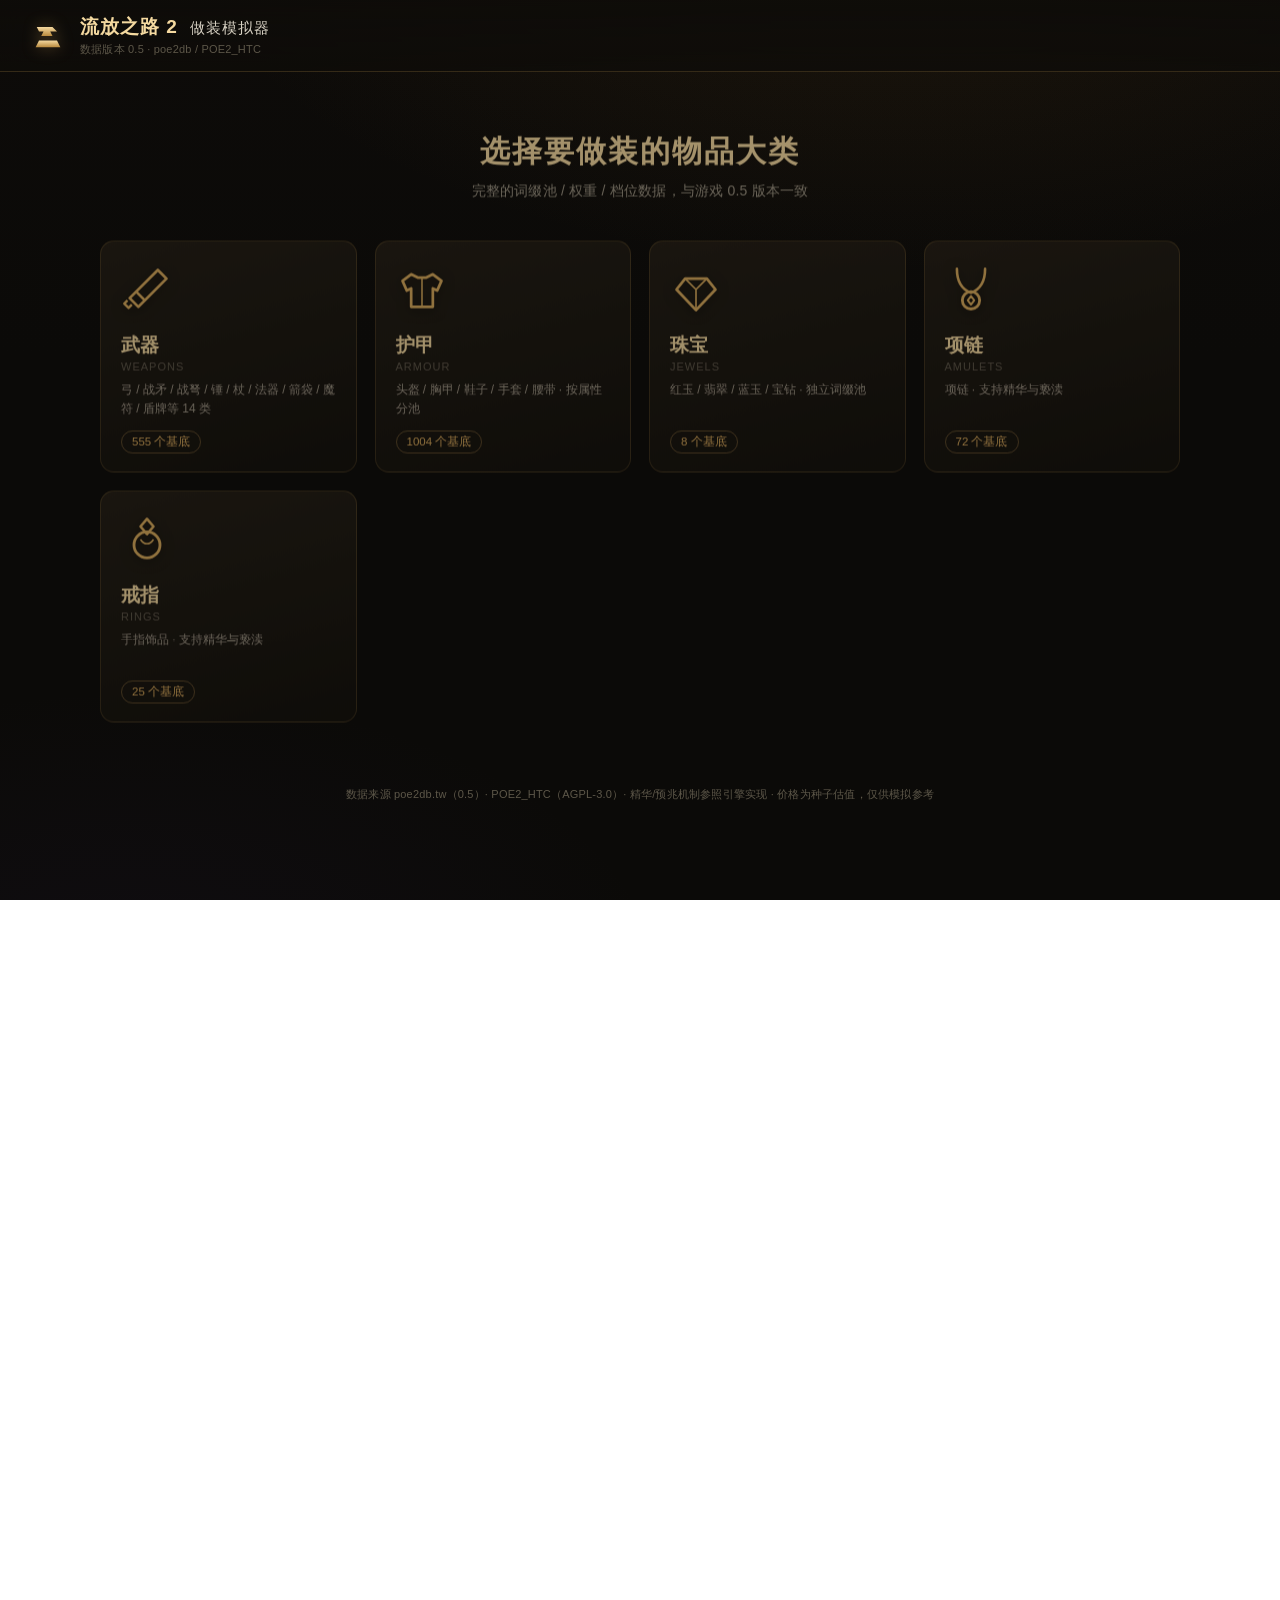
<file: index.html>
<!DOCTYPE html>
<html lang="zh-CN">
<head>
<meta charset="UTF-8">
<meta http-equiv="refresh" content="0; url=app/index.html">
<title>POE2 做装模拟器</title>
</head>
<body>
<p>正在进入 <a href="app/index.html">POE2 做装模拟器</a>……</p>
</body>
</html>
</file>
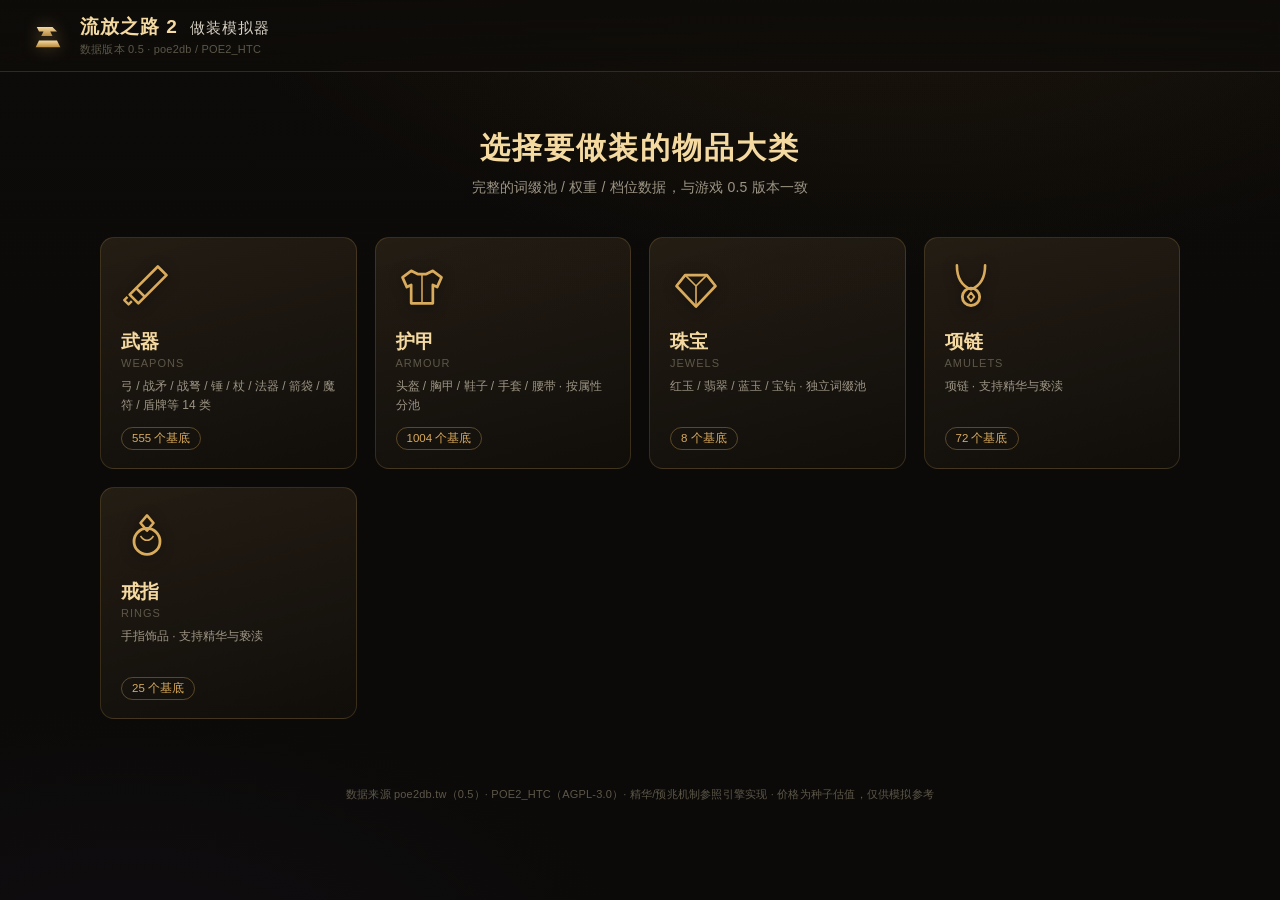
<file: app/index.html>
<!DOCTYPE html>
<html lang="zh-CN">
<head>
<meta charset="UTF-8">
<meta name="viewport" content="width=device-width, initial-scale=1.0">
<title>流放之路2 · 做装模拟器</title>
<link rel="stylesheet" href="style.css">
</head>
<body>

<!-- ═══════════ 顶栏 ═══════════ -->
<header id="topbar">
  <div class="brand">
    <svg class="brand-mark" viewBox="0 0 32 32"><use href="#i-anvil"/></svg>
    <div>
      <h1>流放之路 2 <span>做装模拟器</span></h1>
      <p class="patch">数据版本 0.5 · poe2db / POE2_HTC</p>
    </div>
  </div>
  <div id="topbar-status" class="topbar-status"></div>
</header>

<main>

<!-- ═══════════ 第零步：选择大类 ═══════════ -->
<section id="screen-category" class="screen active">
  <div class="hero">
    <h2>选择要做装的物品大类</h2>
    <p>完整的词缀池 / 权重 / 档位数据，与游戏 0.5 版本一致</p>
  </div>
  <div id="category-grid" class="class-grid"></div>
</section>

<!-- ═══════════ 第一步：选择类型（武器/防具部位/珠宝类型） ═══════════ -->
<section id="screen-class" class="screen">
  <div class="step-head">
    <button class="btn ghost back" id="btn-back-category">‹ 返回分类</button>
    <h2 id="class-title">选择类型</h2>
  </div>
  <div id="class-grid" class="class-grid"></div>
</section>

<!-- ═══════════ 第二步：选择基底 ═══════════ -->
<section id="screen-base" class="screen">
  <div class="step-head">
    <button class="btn ghost back" id="btn-back-base">‹ 换类型</button>
    <h2 id="base-title">选择基底</h2>
    <div class="base-tools">
      <input id="base-search" type="text" placeholder="搜索基底（中/英文）…">
      <select id="base-sort">
        <option value="level">按等级</option>
        <option value="dps">按基础 DPS</option>
        <option value="def">按防御总值</option>
        <option value="aps">按攻速</option>
        <option value="crit">按暴击</option>
      </select>
    </div>
  </div>
  <div id="attr-filter" class="attr-filter"></div>
  <div id="base-grid" class="base-grid"></div>
</section>

<!-- ═══════════ 第三步：做装台 ═══════════ -->
<section id="screen-craft" class="screen">
  <div class="step-head">
    <button class="btn ghost back" data-nav="screen-base">‹ 换基底</button>
    <div class="craft-title">
      <h2 id="craft-title">做装台</h2>
      <div class="ilvl-box">
        <label>物品等级</label>
        <input id="ilvl-input" type="number" min="1" max="86" value="75">
        <button id="ilvl-82" class="mini" title="T17 副本掉落等级">82</button>
        <button id="ilvl-max" class="mini" title="最高 86">86</button>
      </div>
    </div>
    <div class="cost-box" title="本次做装实际消耗的通货统计">
      <span class="cost-label">已用 <b id="usage-steps">0</b> 步</span>
      <div id="usage-list" class="usage-list"></div>
    </div>
  </div>

  <div class="craft-layout">
    <!-- 左：通货（8 分类标签） -->
    <aside class="panel currency-panel">
      <div class="panel-title">做装通货</div>
      <div class="cat-tabs" id="cat-tabs">
        <button data-cat="currency" class="on">通货</button>
        <button data-cat="essence">精华</button>
        <button data-cat="alloy">合金</button>
        <button data-cat="anoint">涂油</button>
        <button data-cat="rune">符文</button>
        <button data-cat="omen">预兆</button>
        <button data-cat="abyss">深渊</button>
        <button data-cat="breach">裂隙</button>
      </div>

      <!-- 通货 -->
      <div class="cat-pane" id="cat-currency">
        <div class="tier-switch" id="tier-switch">
          <button data-tier="base" class="on">普通</button>
          <button data-tier="greater" title="只 roll 词缀档位需求 ≥35 的高档位">高级</button>
          <button data-tier="perfect" title="只 roll 词缀档位需求 ≥50 的最高档位">完美</button>
        </div>
        <div id="currency-list"></div>
        <div class="q-box" id="q-box">
          <div class="omen-head">品质 · 催化剂 <span class="hint" id="q-cur"></span></div>
          <div id="q-body"></div>
        </div>
      </div>

      <!-- 精华 -->
      <div class="cat-pane hidden" id="cat-essence">
        <div id="essence-list"></div>
      </div>

      <!-- 合金 -->
      <div class="cat-pane hidden" id="cat-alloy">
        <p class="cat-hint">稀有物品：移除一条随机词缀，附加该合金的保证词缀（0.5 维里西姆残迹产出）</p>
        <div id="alloy-list"></div>
      </div>

      <!-- 涂油 -->
      <div class="cat-pane hidden" id="cat-anoint">
        <p class="cat-hint">液体情感两种用法：<b>项链</b>在枯萎之树用 3 种组合注入专精天赋；<b>稀有珠宝</b>单种直接附加保证词缀（如强效轻蔑 = +1 允许前缀/后缀）</p>
        <div id="anoint-current"></div>
        <div class="q-box" id="liquid-box">
          <div class="omen-head">谵妄 · 蒸馏情感（稀有珠宝） <span class="hint" id="liquid-cur"></span></div>
          <div id="liquid-body"></div>
        </div>
        <div class="an-game" id="an-game">
          <div class="an-head">组合油槽（项链） <span class="hint">按顺序点击下方情感填入 第 1 → 2 → 3 格，填满后显示对应专精（组合不存在则不显示）</span></div>
          <div id="an-slots" class="an-slots"></div>
          <div id="an-tray" class="an-tray"></div>
          <div id="an-result"></div>
        </div>
        <div class="an-browse-head" id="an-browse-head">浏览全部配方（874）</div>
        <input id="anoint-search" type="text" placeholder="搜索专精天赋（中/英文）…">
        <div id="anoint-list" class="anoint-list"></div>
        <div id="anoint-more"></div>
      </div>

      <!-- 符文 -->
      <div class="cat-pane hidden" id="cat-rune">
        <div class="q-box" id="rune-box">
          <div class="omen-head">符文镶嵌 <span class="hint" id="rune-cur"></span></div>
          <div id="rune-list" class="omen-list"></div>
        </div>
      </div>

      <!-- 预兆 -->
      <div class="cat-pane hidden" id="cat-omen">
        <p class="cat-hint">按所用通货分组 · 可多选叠加 · 同组互斥 · 再点取消</p>
        <div id="omen-group-list"></div>
      </div>

      <!-- 深渊 -->
      <div class="cat-pane hidden" id="cat-abyss">
        <div id="abyss-list"></div>
        <div class="bone-box" id="bone-box">
          <div class="omen-head">渎灵骨档位 <span class="hint">（按部位自动命名：颚骨/肋骨/锁骨）</span></div>
          <div id="bone-list" class="omen-list"></div>
        </div>
      </div>

      <!-- 裂隙 -->
      <div class="cat-pane hidden" id="cat-breach">
        <div id="breach-list"></div>
      </div>
    </aside>

    <!-- 中：物品卡片 -->
    <div class="panel item-panel">
      <!-- 操作按钮固定在卡片上方，不随卡片高度变化而移动 -->
      <div class="item-actions fixed-top">
        <button id="btn-apply" class="btn primary" disabled title="先在左侧点选通货，再点这里使用">✓ 使用通货</button>
        <button id="btn-undo" class="btn">↶ 撤销</button>
        <button id="btn-edit" class="btn" title="手动添加/编辑词缀 —— 导入买来的物品继续做装">✎ 编辑词缀</button>
        <button id="btn-share" class="btn" title="复制分享链接 —— 别人打开即可复现当前物品状态">🔗 分享</button>
        <button id="btn-reset" class="btn danger">重置物品</button>
      </div>
      <div id="item-card-wrap">
        <div id="item-card" class="item-card rarity-normal"></div>
      </div>
      <div class="panel-title" style="margin-top:14px">做装目标 <span class="hint" id="target-hint"></span></div>
      <div class="target-box">
        <input id="target-input" type="text" placeholder="输入词缀关键词，回车加入目标（如：生命 / 抗性 / 攻速）…">
        <div id="target-suggest" class="target-suggest"></div>
        <div id="target-chips" class="target-chips"></div>
      </div>
      <div class="panel-title" style="margin-top:14px">做装日志</div>
      <div id="craft-log" class="craft-log"></div>
    </div>

    <!-- 右：概率 -->
    <aside class="panel prob-panel">
      <div class="panel-title">结果预测 <span class="hint" id="prob-sub"></span></div>
      <div id="prob-list" class="prob-list"></div>
    </aside>
  </div>
</section>

</main>

<footer>
  <p>数据来源 poe2db.tw（0.5）· POE2_HTC（AGPL-3.0）· 精华/预兆机制参照引擎实现 · 价格为种子估值，仅供模拟参考</p>
</footer>

<!-- 预示结果弹窗 -->
<div id="foresee-modal" class="modal hidden">
  <div class="modal-card foresee-card">
    <div class="modal-head">
      <h3 id="foresee-title"></h3>
      <button class="modal-close" id="fv-x">✕</button>
    </div>
    <div id="foresee-body" class="foresee-body"></div>
    <div class="foresee-actions">
      <button id="fv-apply" class="btn primary">✓ 应用结果</button>
      <button id="fv-cancel" class="btn danger">✕ 放弃（不消耗）</button>
    </div>
  </div>
</div>

<!-- 精华选择弹窗 -->
<div id="essence-modal" class="modal hidden">
  <div class="modal-card">
    <div class="modal-head">
      <h3>选择精华</h3>
      <button class="modal-close" id="essence-close">✕</button>
    </div>
    <div id="essence-grid" class="essence-grid"></div>
  </div>
</div>

<!-- 深渊揭示弹窗 -->
<div id="desecrate-modal" class="modal hidden">
  <div class="modal-card">
    <div class="modal-head">
      <h3 id="desecrate-title">深渊揭示</h3>
      <button class="modal-close" id="desecrate-close">✕</button>
    </div>
    <p class="desecrate-hint" id="desecrate-hint">从候选深渊词缀中选择一条加入装备</p>
    <div id="desecrate-grid" class="essence-grid"></div>
  </div>
</div>

<!-- 蒸馏情感弹窗（谵妄 · 稀有珠宝） -->
<div id="liquid-modal" class="modal hidden">
  <div class="modal-card">
    <div class="modal-head">
      <h3 id="liquid-title">蒸馏情感 · 保证工艺词缀</h3>
      <button class="modal-close" id="liquid-close">✕</button>
    </div>
    <p class="desecrate-hint" id="liquid-hint"></p>
    <div id="liquid-grid" class="essence-grid"></div>
  </div>
</div>

<!-- 手动编辑词缀弹窗（导入物品） -->
<div id="edit-modal" class="modal hidden">
  <div class="modal-card edit-card">
    <div class="modal-head">
      <h3>✎ 编辑词缀 <span class="hint">手动导入买来的物品，继续做装</span></h3>
      <button class="modal-close" id="edit-close">✕</button>
    </div>
    <div id="edit-body" class="edit-body"></div>
  </div>
</div>

<div id="toast" class="toast hidden"></div>

<!-- SVG 图标库 -->
<svg width="0" height="0" style="position:absolute">
  <defs>
    <linearGradient id="g-gold" x1="0" y1="0" x2="0" y2="1">
      <stop offset="0" stop-color="#f4d9a0"/><stop offset="1" stop-color="#b98a3e"/>
    </linearGradient>
  </defs>
  <!-- 锤与砧（品牌） -->
  <symbol id="i-anvil" viewBox="0 0 32 32">
    <path fill="url(#g-gold)" d="M6 8h14l4 4h-6l2 4H10l2-4H8z"/>
    <path fill="url(#g-gold)" d="M8 20h16l3 6H5z"/>
  </symbol>
  <!-- 武器类图标 -->
  <symbol id="ic-bow" viewBox="0 0 48 48">
    <path d="M12 6c14 4 22 12 26 26" fill="none" stroke="currentColor" stroke-width="2.6" stroke-linecap="round"/>
    <path d="M12 6l26 26" stroke="currentColor" stroke-width="1.4" stroke-dasharray="3 3"/>
    <path d="M38 6C24 10 16 18 12 32" fill="none" stroke="currentColor" stroke-width="2.6" stroke-linecap="round"/>
    <path d="M38 6L12 32" stroke="currentColor" stroke-width="1.4" stroke-dasharray="3 3"/>
    <path d="M8 40l6-6M4 44l4-4" stroke="currentColor" stroke-width="2.4" stroke-linecap="round"/>
  </symbol>
  <symbol id="ic-spear" viewBox="0 0 48 48">
    <path d="M40 8L14 34" stroke="currentColor" stroke-width="2.6" stroke-linecap="round"/>
    <path d="M40 8l-2 10-8-8z" fill="currentColor"/>
    <path d="M12 32l4 4-8 8-4-4z" fill="none" stroke="currentColor" stroke-width="2"/>
    <path d="M18 26l4 4" stroke="currentColor" stroke-width="2" stroke-linecap="round"/>
  </symbol>
  <symbol id="ic-crossbow" viewBox="0 0 48 48">
    <path d="M10 14h28M10 34h28" stroke="currentColor" stroke-width="2.6" stroke-linecap="round"/>
    <path d="M38 10L24 24 10 10M38 38L24 24 10 38" fill="none" stroke="currentColor" stroke-width="2"/>
    <rect x="21" y="14" width="6" height="20" rx="2" fill="none" stroke="currentColor" stroke-width="2.4"/>
    <path d="M24 24h12" stroke="currentColor" stroke-width="1.6" stroke-dasharray="2.5 2.5"/>
  </symbol>
  <symbol id="ic-quarterstaff" viewBox="0 0 48 48">
    <path d="M24 4v40" stroke="currentColor" stroke-width="2.8" stroke-linecap="round"/>
    <circle cx="24" cy="10" r="3" fill="none" stroke="currentColor" stroke-width="2"/>
    <circle cx="24" cy="38" r="3" fill="none" stroke="currentColor" stroke-width="2"/>
    <path d="M18 20l12 8M30 20l-12 8" stroke="currentColor" stroke-width="1.6" stroke-linecap="round"/>
  </symbol>
  <symbol id="ic-staff" viewBox="0 0 48 48">
    <path d="M18 44L34 12" stroke="currentColor" stroke-width="2.6" stroke-linecap="round"/>
    <circle cx="36" cy="9" r="5" fill="none" stroke="currentColor" stroke-width="2.2"/>
    <path d="M36 2v3M36 13v3M29 9h3M40 9h3" stroke="currentColor" stroke-width="1.8" stroke-linecap="round"/>
    <path d="M22 34l4 4" stroke="currentColor" stroke-width="1.8" stroke-linecap="round"/>
  </symbol>
  <symbol id="ic-wand" viewBox="0 0 48 48">
    <path d="M10 40L30 16" stroke="currentColor" stroke-width="2.6" stroke-linecap="round"/>
    <path d="M32 14l6-6M34 8l-2 2M38 12l2-2" stroke="currentColor" stroke-width="1.8" stroke-linecap="round"/>
    <path d="M33 7l1.5 3L38 11l-3 1.5L33 16l-1.5-3.5L28 11l3.5-1z" fill="currentColor"/>
  </symbol>
  <symbol id="ic-mace1h" viewBox="0 0 48 48">
    <path d="M24 44V20" stroke="currentColor" stroke-width="2.6" stroke-linecap="round"/>
    <circle cx="24" cy="12" r="8" fill="none" stroke="currentColor" stroke-width="2.6"/>
    <path d="M24 4v3M24 17v3M16 12h3M29 12h3M18 6l2 2M28 16l2 2M30 6l-2 2M20 16l-2 2" stroke="currentColor" stroke-width="1.8" stroke-linecap="round"/>
  </symbol>
  <symbol id="ic-mace2h" viewBox="0 0 48 48">
    <path d="M24 46V22" stroke="currentColor" stroke-width="3" stroke-linecap="round"/>
    <rect x="12" y="4" width="24" height="18" rx="4" fill="none" stroke="currentColor" stroke-width="2.6"/>
    <path d="M16 4v18M32 4v18M12 10h24M12 16h24" stroke="currentColor" stroke-width="1.4"/>
  </symbol>
  <symbol id="ic-sceptre" viewBox="0 0 48 48">
    <path d="M24 44V16" stroke="currentColor" stroke-width="2.6" stroke-linecap="round"/>
    <circle cx="24" cy="10" r="5" fill="none" stroke="currentColor" stroke-width="2.2"/>
    <path d="M24 2v2M17 10h2M29 10h2" stroke="currentColor" stroke-width="1.8" stroke-linecap="round"/>
    <path d="M20 22h8l-2 8h-4z" fill="none" stroke="currentColor" stroke-width="2"/>
  </symbol>
  <!-- 通货图标（球体） -->
  <symbol id="orb" viewBox="0 0 40 40">
    <circle cx="20" cy="20" r="15" fill="url(#orb-fill)" stroke="url(#g-gold)" stroke-width="1.6"/>
    <ellipse cx="15" cy="14" rx="5" ry="3" fill="#ffffff" opacity=".5" transform="rotate(-25 15 14)"/>
    <text x="20" y="25" text-anchor="middle" font-size="12" fill="#101010" font-weight="700" id="orb-glyph">◆</text>
  </symbol>
  <symbol id="ic-ring" viewBox="0 0 48 48">
    <circle cx="24" cy="29" r="12" fill="none" stroke="currentColor" stroke-width="2.6"/>
    <path d="M24 5l6 7-6 7-6-7z" fill="none" stroke="currentColor" stroke-width="2.4" stroke-linejoin="round"/>
    <path d="M18 24c2 3 4 4 6 4s4-1 6-4" fill="none" stroke="currentColor" stroke-width="1.4"/>
  </symbol>
  <symbol id="ic-amulet" viewBox="0 0 48 48">
    <path d="M11 5c0 13 5 19 13 22M37 5c0 13-5 19-13 22" fill="none" stroke="currentColor" stroke-width="2.4" stroke-linecap="round"/>
    <circle cx="24" cy="34" r="8" fill="none" stroke="currentColor" stroke-width="2.6"/>
    <path d="M24 30l3 4-3 4-3-4z" fill="none" stroke="currentColor" stroke-width="1.8" stroke-linejoin="round"/>
  </symbol>
  <symbol id="ic-jewel" viewBox="0 0 48 48">
    <path d="M14 14h20l8 10-18 19L6 24z" fill="none" stroke="currentColor" stroke-width="2.5" stroke-linejoin="round"/>
    <path d="M14 14l10 10 10-10M24 24v19M6 24l8-10 10 10 10-10 8 10" fill="none" stroke="currentColor" stroke-width="1.5" stroke-linejoin="round"/>
  </symbol>
  <symbol id="ic-helmet" viewBox="0 0 48 48">
    <path d="M8 32v-6c0-9 7-16 16-16s16 7 16 16v6" fill="none" stroke="currentColor" stroke-width="2.6" stroke-linecap="round"/>
    <path d="M8 32h32v6H8z" fill="none" stroke="currentColor" stroke-width="2.6" stroke-linejoin="round"/>
    <path d="M24 10v22M16 13c-2 5-2 12-2 19M32 13c2 5 2 12 2 19" fill="none" stroke="currentColor" stroke-width="1.4"/>
  </symbol>
  <symbol id="ic-chest" viewBox="0 0 48 48">
    <path d="M14 10l-8 6 4 9 4-2v17h20V23l4 2 4-9-8-6-6 3h-8z" fill="none" stroke="currentColor" stroke-width="2.5" stroke-linejoin="round"/>
    <path d="M24 13v27" stroke="currentColor" stroke-width="1.4"/>
  </symbol>
  <symbol id="ic-boots" viewBox="0 0 48 48">
    <path d="M16 6h10v16l12 8c2 1 4 3 4 6v4H10V6z" fill="none" stroke="currentColor" stroke-width="2.5" stroke-linejoin="round"/>
    <path d="M10 36h32" stroke="currentColor" stroke-width="2.2"/>
    <path d="M16 16h6" stroke="currentColor" stroke-width="1.6"/>
  </symbol>
  <symbol id="ic-gloves" viewBox="0 0 48 48">
    <path d="M17 22V10a3 3 0 016 0v8m0-12a3 3 0 016 0v12m0-8a3 3 0 016 0v14c0 9-5 16-12 16S11 39 11 30v-6a3 3 0 016 0" fill="none" stroke="currentColor" stroke-width="2.5" stroke-linejoin="round" stroke-linecap="round"/>
  </symbol>
  <symbol id="ic-weapon" viewBox="0 0 48 48">
    <path d="M34 6l8 8-20 20-8-8z" fill="none" stroke="currentColor" stroke-width="2.5" stroke-linejoin="round"/>
    <path d="M14 26l-6 6 8 8 6-6" fill="none" stroke="currentColor" stroke-width="2.5" stroke-linejoin="round"/>
    <path d="M6 34l-3 3 4 4 3-3" fill="none" stroke="currentColor" stroke-width="2.2" stroke-linejoin="round"/>
    <path d="M36 8l4 4" stroke="currentColor" stroke-width="1.6"/>
  </symbol>
  <symbol id="ic-shield" viewBox="0 0 48 48">
    <path d="M24 4l14 5v12c0 11-6 19-14 23-8-4-14-12-14-23V9z" fill="none" stroke="currentColor" stroke-width="2.5" stroke-linejoin="round"/>
    <path d="M24 10v26M18 14c-2 4-3 9-3 15M30 14c2 4 3 9 3 15" fill="none" stroke="currentColor" stroke-width="1.4"/>
  </symbol>
  <symbol id="ic-focus" viewBox="0 0 48 48">
    <circle cx="24" cy="24" r="14" fill="none" stroke="currentColor" stroke-width="2.5"/>
    <circle cx="24" cy="24" r="4" fill="currentColor" opacity=".55"/>
    <path d="M24 4v6M24 38v6M4 24h6M38 24h6M10 10l4 4M34 34l4 4M38 10l-4 4M14 34l-4 4" stroke="currentColor" stroke-width="2" stroke-linecap="round"/>
  </symbol>
  <symbol id="ic-quiver" viewBox="0 0 48 48">
    <path d="M20 6h8v28l-4 8-4-8z" fill="none" stroke="currentColor" stroke-width="2.5" stroke-linejoin="round"/>
    <path d="M12 18l8 6M36 18l-8 6M8 30l10 2M40 30l-10 2" fill="none" stroke="currentColor" stroke-width="1.8" stroke-linecap="round"/>
  </symbol>
  <symbol id="ic-belt" viewBox="0 0 48 48">
    <path d="M6 20h30a6 6 0 010 12H6z" fill="none" stroke="currentColor" stroke-width="2.5" stroke-linejoin="round"/>
    <path d="M14 20v12M22 20v12" stroke="currentColor" stroke-width="1.6"/>
    <rect x="34" y="17" width="9" height="14" rx="2" fill="none" stroke="currentColor" stroke-width="2.2"/>
    <path d="M38.5 21v6" stroke="currentColor" stroke-width="1.8" stroke-linecap="round"/>
  </symbol>
</svg>

<script src="data.js"></script>
<script src="augments.js"></script>
<script src="assets.js"></script>
<script src="i18n_mods.js"></script>
<script src="engine.js"></script>
<script src="stats.js"></script>
<script src="app.js"></script>
</body>
</html>
</file>
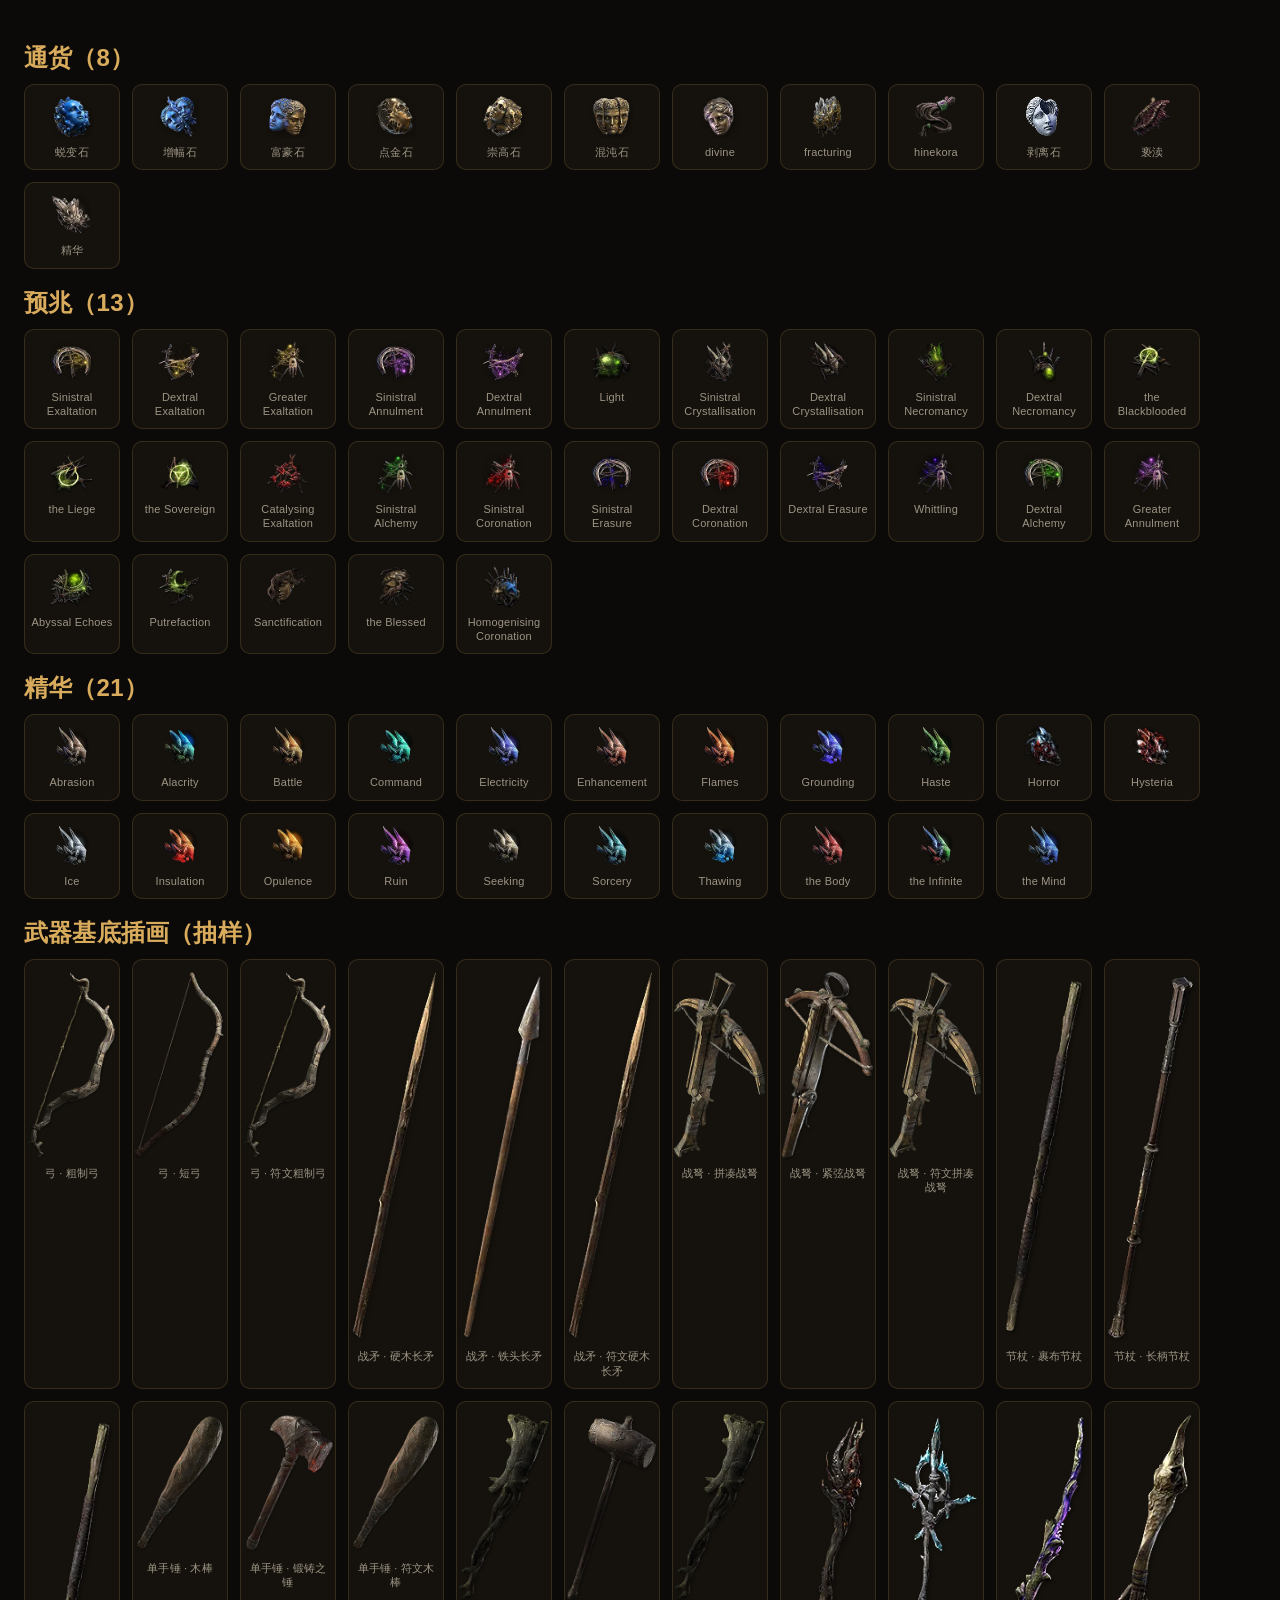
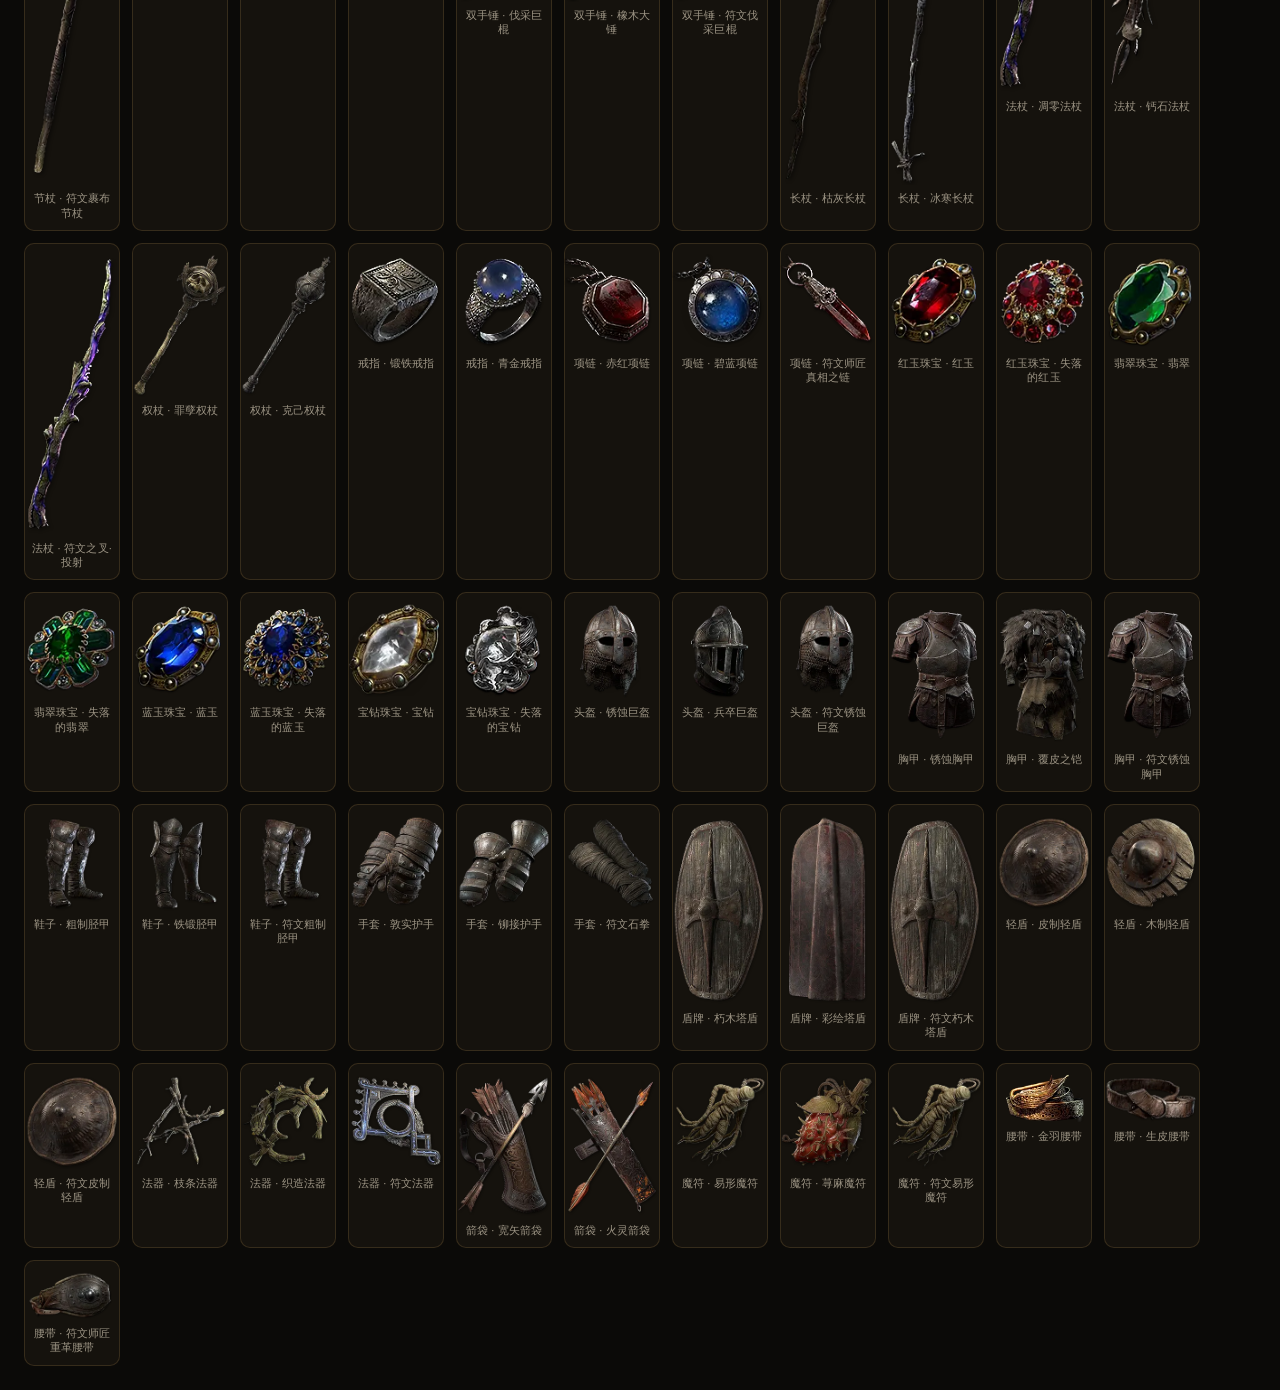
<file: app/_icons_preview.html>
<!DOCTYPE html>
<html lang="zh-CN">
<head><meta charset="UTF-8"><title>图标预览</title>
<link rel="stylesheet" href="style.css">
<style>
body { background: #0b0a08; color: #d8d2c4; padding: 24px; font-family: "Microsoft YaHei", sans-serif; }
h2 { color:#d9ab5c; margin: 18px 0 10px; }
.grid { display:flex; flex-wrap:wrap; gap:12px; }
.cell { display:flex; flex-direction:column; align-items:center; gap:6px; width:96px;
  background:rgba(24,20,15,.8); border:1px solid rgba(190,150,80,.2); border-radius:10px; padding:10px 6px; }
.cell img { width:44px; height:44px; }
.cell.wide img { width:96px; height:auto; }
.cell span { font-size:11px; color:#9c9484; text-align:center; line-height:1.3; }
</style>
</head>
<body>
<h2>通货（8）</h2><div class="grid" id="g-cur"></div>
<h2>预兆（13）</h2><div class="grid" id="g-omen"></div>
<h2>精华（21）</h2><div class="grid" id="g-ess"></div>
<h2>武器基底插画（抽样）</h2><div class="grid" id="g-wep"></div>
<script src="assets.js"></script>
<script src="i18n_mods.js"></script>
<script src="engine.js"></script>
<script src="stats.js"></script>
<script src="data.js"></script>
<script>
const A = window.POE2_ASSETS, D = window.POE2_DATA, E = window.POE2_ENGINE;
const ZH = { transmutation:"蜕变石", augmentation:"增幅石", regal:"富豪石", alchemy:"点金石", exalted:"崇高石", chaos:"混沌石", annulment:"剥离石", essence:"精华", desecrated:"亵渎" };
const cell = (src, label, wide) => `<div class="cell${wide?' wide':''}"><img src="${src}"><span>${label}</span></div>`;
document.getElementById('g-cur').innerHTML = Object.entries(A.currency).map(([k,v]) => cell(v, ZH[k]||k)).join('');
document.getElementById('g-omen').innerHTML = Object.entries(A.omens).map(([k,v]) => cell(v, k.replace(/^Omenof/,'').replace(/(?=[A-Z])/g,' '))).join('');
document.getElementById('g-ess').innerHTML = Object.entries(A.essences).map(([k,v]) => cell(v, k.replace(/_/g,' '))).join('');
// 每类武器抽 3 个
let wep = [];
for (const c of D.bases.classes) {
  for (const b of c.bases.filter(x => x.zh.indexOf('符文') < 0).slice(0,2)) {
    const p = A.weapons[c.id + '/' + b.id];
    if (p) wep.push(cell(p, c.zh + ' · ' + b.zh, true));
  }
  const rb = c.bases.find(x => x.zh.indexOf('符文') >= 0);
  const rp = rb && A.weapons[c.id + '/' + rb.id];
  if (rp) wep.push(cell(rp, c.zh + ' · ' + rb.zh, true));
}
document.getElementById('g-wep').innerHTML = wep.join('');
</script>
</body>
</html>
</file>
<file: app/style.css>
/* ═══════════════ 流放之路2 · 做装模拟器 ═══════════════ */
:root {
  --bg0: #0b0a08;
  --bg1: #14110d;
  --panel: rgba(24, 20, 15, .82);
  --panel-border: rgba(190, 150, 80, .22);
  --gold: #d9ab5c;
  --gold-hi: #f4d9a0;
  --text: #d8d2c4;
  --text-dim: #9c9484;
  --text-faint: #5d5749;
  --normal: #c8c8c8;
  --magic: #8f8fe8;
  --rare: #e8c35a;
  --prefix: #9a9af0;
  --suffix: #c8b06a;
  --danger: #d05c4a;
  --ok: #6fbf73;
  --shadow: 0 18px 50px rgba(0, 0, 0, .55);
}
* { margin: 0; padding: 0; box-sizing: border-box; }
html { scrollbar-color: #3a332a #16130f; }
body {
  font-family: "Segoe UI", "Microsoft YaHei UI", "Microsoft YaHei", "Noto Sans SC", sans-serif;
  background:
    radial-gradient(1200px 600px at 70% -10%, rgba(120, 85, 30, .16), transparent 60%),
    radial-gradient(900px 500px at 10% 110%, rgba(60, 40, 100, .10), transparent 60%),
    linear-gradient(180deg, #0d0b09, #0b0a08 40%);
  min-height: 100vh;
  color: var(--text);
  letter-spacing: .2px;
}
button { font-family: inherit; cursor: pointer; }
input, select { font-family: inherit; }

/* ─────────── 顶栏 ─────────── */
#topbar {
  position: sticky; top: 0; z-index: 50;
  display: flex; align-items: center; justify-content: space-between;
  padding: 14px 30px;
  background: linear-gradient(180deg, rgba(14, 12, 9, .95), rgba(14, 12, 9, .78));
  backdrop-filter: blur(10px);
  border-bottom: 1px solid var(--panel-border);
}
.brand { display: flex; gap: 14px; align-items: center; }
.brand-mark { width: 36px; height: 36px; filter: drop-shadow(0 0 8px rgba(217, 171, 92, .35)); }
.brand h1 { font-size: 19px; font-weight: 700; color: var(--gold-hi); letter-spacing: 1px; }
.brand h1 span { color: var(--text); font-weight: 400; font-size: 15px; margin-left: 6px; }
.brand .patch { font-size: 11px; color: var(--text-faint); margin-top: 2px; }
.topbar-status { display: flex; gap: 10px; align-items: center; font-size: 12.5px; color: var(--text-dim); }
.topbar-status .chip {
  padding: 5px 12px; border: 1px solid var(--panel-border); border-radius: 999px;
  background: rgba(0, 0, 0, .3);
}
.topbar-status .chip b { color: var(--gold); font-weight: 600; }

main { max-width: 1440px; margin: 0 auto; padding: 26px 30px 40px; }

/* ─────────── 屏幕切换 ─────────── */
.screen { display: none; animation: screenIn .35s ease; }
.screen.active { display: block; }
@keyframes screenIn { from { opacity: 0; transform: translateY(10px); } to { opacity: 1; transform: none; } }

/* ─────────── 第一步：武器类 ─────────── */
.hero { text-align: center; margin: 30px 0 40px; }
.hero h2 { font-size: 30px; color: var(--gold-hi); letter-spacing: 2px; }
.hero p { color: var(--text-dim); margin-top: 10px; font-size: 14px; }
.class-grid {
  display: grid; grid-template-columns: repeat(auto-fill, minmax(240px, 1fr)); gap: 18px;
  max-width: 1080px; margin: 0 auto;
}
.class-card {
  position: relative; text-align: left;
  padding: 22px 20px 18px;
  background: linear-gradient(165deg, rgba(38, 31, 22, .9), rgba(18, 15, 11, .92));
  border: 1px solid var(--panel-border); border-radius: 14px;
  color: var(--text); overflow: hidden;
  transition: transform .18s ease, border-color .18s ease, box-shadow .18s ease;
}
.class-card::after {
  content: ""; position: absolute; inset: 0;
  background: radial-gradient(400px 120px at 50% -40px, rgba(217, 171, 92, .16), transparent 70%);
  opacity: 0; transition: opacity .25s ease;
}
.class-card:hover { transform: translateY(-4px); border-color: rgba(217, 171, 92, .55); box-shadow: var(--shadow); }
.class-card:hover::after { opacity: 1; }
.class-card .cc-icon {
  width: 52px; height: 52px; color: var(--gold); margin-bottom: 14px;
  filter: drop-shadow(0 2px 6px rgba(0,0,0,.5));
}
.class-card h3 { font-size: 19px; color: var(--gold-hi); }
.class-card .en { font-size: 11px; color: var(--text-faint); margin: 2px 0 8px; letter-spacing: 1px; }
.class-card .desc { font-size: 12px; color: var(--text-dim); line-height: 1.6; min-height: 38px; }
.class-card .count {
  margin-top: 12px; display: inline-block;
  font-size: 11.5px; color: var(--gold);
  border: 1px solid rgba(217, 171, 92, .35); border-radius: 999px; padding: 3px 10px;
}

/* ─────────── 通用步骤头 ─────────── */
.step-head {
  display: flex; align-items: center; gap: 18px; flex-wrap: wrap;
  margin-bottom: 20px;
}
.step-head h2 { font-size: 22px; color: var(--gold-hi); letter-spacing: 1px; }
.btn {
  padding: 8px 16px; border-radius: 9px;
  background: linear-gradient(180deg, #2c251a, #201a12);
  border: 1px solid rgba(217, 171, 92, .4);
  color: var(--text); font-size: 13px;
  transition: all .15s ease;
}
.btn:hover { border-color: var(--gold); color: var(--gold-hi); transform: translateY(-1px); }
.btn:active { transform: translateY(0); }
.btn.ghost { background: transparent; border-color: rgba(217, 171, 92, .25); color: var(--text-dim); }
.btn.danger { border-color: rgba(208, 92, 74, .5); color: #e0907e; }
.btn.danger:hover { border-color: var(--danger); background: rgba(208, 92, 74, .12); }
.btn:disabled { opacity: .35; cursor: not-allowed; transform: none !important; }

/* ─────────── 第二步：基底 ─────────── */
.base-tools { display: flex; gap: 10px; margin-left: auto; }
.base-tools input {
  width: 240px; padding: 9px 14px; border-radius: 9px;
  background: rgba(0, 0, 0, .35); border: 1px solid var(--panel-border);
  color: var(--text); outline: none; font-size: 13px;
}
.base-tools input:focus { border-color: var(--gold); }
.base-tools select {
  padding: 9px 12px; border-radius: 9px; background: rgba(0,0,0,.35);
  border: 1px solid var(--panel-border); color: var(--text); outline: none; font-size: 13px;
}
.base-grid {
  display: grid; grid-template-columns: repeat(auto-fill, minmax(300px, 1fr)); gap: 14px;
}
.base-card {
  text-align: left; padding: 14px 16px; border-radius: 12px;
  background: var(--panel); border: 1px solid var(--panel-border);
  color: var(--text); transition: all .15s ease; position: relative;
}
.base-card:hover { border-color: rgba(217, 171, 92, .6); transform: translateY(-2px); box-shadow: var(--shadow); }
.base-card .b-row1 { display: flex; justify-content: space-between; align-items: baseline; gap: 8px; }
.base-card .b-zh { font-size: 15.5px; color: var(--text); font-weight: 600; }
.base-card:hover .b-zh { color: var(--gold-hi); }
.base-card .b-en { font-size: 11px; color: var(--text-faint); }
.base-card .b-lv {
  font-size: 11px; color: var(--text-dim); white-space: nowrap;
  border: 1px solid var(--panel-border); padding: 2px 8px; border-radius: 999px;
}
.base-card .b-stats {
  display: flex; gap: 14px; margin-top: 10px; font-size: 12px; color: var(--text-dim); flex-wrap: wrap;
}
.base-card .b-stats b { color: var(--text); font-weight: 600; }
.base-card .b-dps { color: var(--gold); font-weight: 700; }
.base-card .b-implicit { margin-top: 8px; font-size: 11.5px; color: #7d95b8; line-height: 1.5; }
.base-card .rune { position: absolute; top: 10px; right: 12px; font-size: 10px; color: #9d7fd4; }
.tag-rune { color: #9d7fd4; }

/* ─────────── 第三步：做装台 ─────────── */
.craft-title { display: flex; align-items: center; gap: 16px; flex-wrap: wrap; }
.ilvl-box { display: flex; align-items: center; gap: 8px; font-size: 12.5px; color: var(--text-dim); }
.ilvl-box input {
  width: 66px; padding: 7px 9px; text-align: center; border-radius: 8px;
  background: rgba(0,0,0,.35); border: 1px solid var(--panel-border); color: var(--gold);
  outline: none; font-weight: 700;
}
.ilvl-box .mini {
  padding: 6px 9px; font-size: 11.5px; border-radius: 8px; background: transparent;
  border: 1px solid var(--panel-border); color: var(--text-dim);
}
.ilvl-box .mini:hover { color: var(--gold); border-color: var(--gold); }
.cost-box { margin-left: auto; display: flex; align-items: baseline; gap: 8px; }
.cost-label { font-size: 12px; color: var(--text-dim); }
#total-cost { font-size: 24px; font-weight: 800; color: var(--gold-hi); font-variant-numeric: tabular-nums; }
.cost-unit { font-size: 12px; color: var(--text-dim); }

.craft-layout {
  display: grid; grid-template-columns: 320px 1fr 360px; gap: 18px; align-items: start;
}
@media (max-width: 1200px) { .craft-layout { grid-template-columns: 300px 1fr; } .prob-panel { grid-column: 1 / -1; } }

.panel {
  background: var(--panel); border: 1px solid var(--panel-border); border-radius: 14px;
  padding: 18px; backdrop-filter: blur(8px);
}
.panel-title { font-size: 13px; letter-spacing: 2px; color: var(--gold); margin-bottom: 12px; }
.panel-title .hint { font-size: 11px; color: var(--text-faint); letter-spacing: .5px; font-weight: 400; }

/* 通货档位切换 */
.tier-switch { display: flex; gap: 6px; margin-bottom: 14px; }
.tier-switch button {
  flex: 1; padding: 8px 0; border-radius: 8px; font-size: 12.5px;
  background: rgba(0,0,0,.3); border: 1px solid var(--panel-border); color: var(--text-dim);
  transition: all .15s ease;
}
.tier-switch button:hover { color: var(--gold); border-color: rgba(217,171,92,.5); }
.tier-switch button.on {
  background: linear-gradient(180deg, rgba(217,171,92,.22), rgba(217,171,92,.08));
  border-color: var(--gold); color: var(--gold-hi); font-weight: 600;
}

/* 通货按钮 */
.currency-list { display: flex; flex-direction: column; gap: 8px; }
.cur-btn {
  display: flex; align-items: center; gap: 12px; width: 100%; text-align: left;
  padding: 10px 12px; border-radius: 10px;
  background: rgba(0,0,0,.25); border: 1px solid rgba(190,150,80,.16);
  color: var(--text); transition: all .15s ease; position: relative;
}
.cur-btn:hover:not(:disabled) { border-color: rgba(217,171,92,.65); background: rgba(217,171,92,.07); transform: translateX(3px); }
.cur-btn:active:not(:disabled) { transform: translateX(3px) scale(.98); }
.cur-btn:disabled { opacity: .38; cursor: not-allowed; }
.cur-btn .orb { width: 38px; height: 38px; flex: none; filter: drop-shadow(0 2px 5px rgba(0,0,0,.45)); }
.cur-btn .cur-info { flex: 1; min-width: 0; }
.cur-btn .cur-name { font-size: 14px; font-weight: 600; display: inline-block; }
.cur-btn .cur-desc { font-size: 11px; color: var(--text-dim); margin-top: 3px; line-height: 1.5; }
.cur-btn .cur-cost { font-size: 11.5px; color: var(--gold); white-space: nowrap; font-variant-numeric: tabular-nums; }
.cur-btn .exp {
  font-size: 9.5px; color: #9d7fd4; border: 1px solid rgba(157,127,212,.4);
  border-radius: 4px; padding: 1px 5px; margin-left: 6px; vertical-align: 1px;
}

/* 预兆 */
.omen-box { margin-top: 16px; border-top: 1px dashed rgba(190,150,80,.2); padding-top: 12px; }
.omen-head { font-size: 12px; color: var(--gold); letter-spacing: 1px; margin-bottom: 8px; }
.omen-list { display: flex; flex-wrap: wrap; gap: 6px; }
.omen-chip {
  font-size: 11.5px; padding: 5px 10px; border-radius: 999px;
  background: rgba(0,0,0,.3); border: 1px solid var(--panel-border); color: var(--text-dim);
  transition: all .15s ease;
}
.omen-chip:hover:not(:disabled) { color: var(--gold-hi); border-color: rgba(217,171,92,.6); }
.omen-chip.on {
  background: linear-gradient(180deg, rgba(157,127,212,.3), rgba(157,127,212,.1));
  border-color: #9d7fd4; color: #d4c4f4; font-weight: 600;
  box-shadow: 0 0 12px rgba(157,127,212,.25);
}
.omen-chip:disabled { opacity: .3; cursor: not-allowed; }

/* ─────────── 增幅器面板（基础符文 / 魂核 / 特殊符文） ─────────── */
.aug-head {
  display: flex; align-items: center; justify-content: space-between; gap: 8px;
  margin: 10px 0 6px; font-size: 11px; color: var(--text-faint);
  border-bottom: 1px solid rgba(255,255,255,.06); padding-bottom: 4px;
}
.aug-head:first-child { margin-top: 0; }
.aug-grid { display: flex; flex-wrap: wrap; gap: 6px; }
.tier-row { display: inline-flex; gap: 4px; }
.tier-chip {
  font-size: 10.5px; padding: 2px 8px; border-radius: 999px; cursor: pointer;
  background: rgba(0,0,0,.3); border: 1px solid var(--panel-border); color: var(--text-dim);
}
.tier-chip.on { border-color: #d9ab5c; color: var(--gold-hi); background: rgba(217,171,92,.12); font-weight: 600; }
.omen-chip .tier-mark { font-size: 9.5px; opacity: .65; margin-left: 2px; }
.mini-btn {
  font-size: 10.5px; padding: 2px 8px; border-radius: 999px; cursor: pointer; margin-left: 6px;
  background: rgba(217,171,92,.1); border: 1px solid rgba(217,171,92,.35); color: var(--gold-hi);
}
.mini-btn:hover { background: rgba(217,171,92,.2); }
.ic-aug { font-size: 12.5px; color: #a8c98f; text-align: center; line-height: 1.5; }
.ic-aug .aug-src { color: var(--text-faint); font-size: 11px; }

/* ─────────── 物品卡片 ─────────── */
#item-card-wrap { display: flex; justify-content: center; padding: 8px 0 2px; }
.item-card {
  width: 100%; max-width: 430px;
  background: linear-gradient(170deg, rgba(15, 13, 10, .97), rgba(8, 7, 5, .97));
  border: 1px solid #3a3226; border-radius: 6px;
  padding: 20px 22px 18px;
  box-shadow: 0 0 0 1px rgba(0,0,0,.8), 0 10px 40px rgba(0,0,0,.5);
  transition: border-color .2s ease;
  animation: cardIn .3s ease;
}
@keyframes cardIn { from { opacity: 0; transform: scale(.97); } to { opacity: 1; transform: none; } }
.item-card.rarity-normal { border-color: #4a4640; }
.item-card.rarity-magic { border-color: #4a4a8a; box-shadow: 0 0 22px rgba(90,90,200,.08), 0 10px 40px rgba(0,0,0,.5); }
.item-card.rarity-rare { border-color: #8a7434; box-shadow: 0 0 26px rgba(217,171,92,.12), 0 10px 40px rgba(0,0,0,.5); }
.item-card.shake { animation: shake .34s ease; }
@keyframes shake {
  0%,100% { transform: translateX(0); }
  20% { transform: translateX(-5px); } 40% { transform: translateX(4px); }
  60% { transform: translateX(-3px); } 80% { transform: translateX(2px); }
}
.ic-name { text-align: center; font-size: 17px; letter-spacing: 1px; }
.rarity-normal .ic-name { color: var(--normal); }
.rarity-magic .ic-name { color: var(--magic); }
.rarity-rare .ic-name { color: var(--rare); }
.ic-base { text-align: center; font-size: 14px; color: var(--normal); margin-top: 3px; }
.ic-sep { height: 1px; background: linear-gradient(90deg, transparent, rgba(190,150,80,.4), transparent); margin: 12px 0; }
.ic-implicit { font-size: 12.5px; color: #7d95b8; text-align: center; line-height: 1.5; }
.ic-stats {
  display: flex; justify-content: center; gap: 18px; flex-wrap: wrap;
  font-size: 12px; color: var(--text-dim); margin: 8px 0 0; padding-bottom: 4px;
}
.ic-stats b { color: var(--text); }
.ic-affix { margin-top: 9px; font-size: 13.5px; line-height: 1.45; color: #8888e0; }
.ic-affix.new { animation: affixIn .45s ease; }
@keyframes affixIn { from { opacity: 0; transform: translateY(-4px); filter: brightness(2); } to { opacity: 1; transform: none; } }
.ic-affix .hybrid-line { display: block; }
.ic-affix .affix-tag {
  display: inline-block; font-size: 9.5px; padding: 1px 6px; border-radius: 4px;
  margin-right: 7px; vertical-align: 1.5px; letter-spacing: 1px;
}
.ic-affix .affix-tag.p { background: rgba(120,120,230,.16); color: #9a9af0; border: 1px solid rgba(120,120,230,.35); }
.ic-affix .affix-tag.s { background: rgba(200,176,106,.13); color: #c8b06a; border: 1px solid rgba(200,176,106,.3); }
.ic-affix.essence-src .affix-tag { background: rgba(100,220,190,.14); color: #7adfca; border-color: rgba(100,220,190,.35); }
.ic-affix.desec-src .affix-tag { background: rgba(208,92,74,.15); color: #e0907e; border-color: rgba(208,92,74,.4); }
.ic-affix .tier-name { color: var(--text-faint); font-size: 11px; margin-left: 6px; }
/* T 级徽标：物品卡 / 概率面板 / 弹窗通用 */
.t-rank {
  display: inline-block; margin-left: 7px; padding: 0 5px;
  font-size: 10.5px; line-height: 15px; color: #7adfca;
  border: 1px solid rgba(122,223,202,.32); border-radius: 3px;
  background: rgba(122,223,202,.08); vertical-align: 1px;
}
.slots-row { display: flex; justify-content: center; gap: 16px; margin-top: 14px; }
.slots { display: flex; gap: 4px; align-items: center; }
.slots .lbl { font-size: 10px; color: var(--text-faint); margin-right: 4px; }
.pip {
  width: 18px; height: 6px; border-radius: 3px;
  background: rgba(255,255,255,.06); border: 1px solid rgba(255,255,255,.1);
}
.pip.filled.p { background: linear-gradient(90deg, #6f6fe0, #9a9af0); border-color: transparent; }
.pip.filled.s { background: linear-gradient(90deg, #a08b48, #d8c07a); border-color: transparent; }
.dps-block {
  margin-top: 12px; padding: 10px 12px; border-radius: 8px;
  background: rgba(0,0,0,.35); border: 1px solid rgba(190,150,80,.18);
}
.dps-row { display: flex; justify-content: space-between; font-size: 12.5px; color: var(--text-dim); padding: 3px 0; }
.dps-row b { color: var(--text); font-variant-numeric: tabular-nums; }
.dps-row.total b { color: var(--gold-hi); font-size: 15px; font-weight: 800; }
.dps-row.total {
  display: flex; justify-content: center; gap: 10px;
  border-bottom: 1px solid rgba(190,150,80,.25); margin-bottom: 5px; padding-bottom: 6px;
}
.dps-row.total span { color: var(--gold-hi); letter-spacing: 2px; font-weight: 700; }

.item-actions { display: flex; gap: 10px; justify-content: center; margin-top: 14px; }
.item-actions.fixed-top { margin: 0 0 10px; position: sticky; top: 8px; z-index: 5; }
.item-actions.fixed-top .btn { background: rgba(12,10,6,.92); backdrop-filter: blur(3px); }

/* 做装日志 */
.craft-log {
  max-height: 300px; overflow-y: auto; display: flex; flex-direction: column-reverse; gap: 6px;
  font-size: 12px; padding-right: 4px;
}
.log-entry {
  padding: 8px 10px; border-radius: 8px; line-height: 1.55;
  background: rgba(0,0,0,.25); border: 1px solid rgba(190,150,80,.12);
  animation: logIn .3s ease;
}
@keyframes logIn { from { opacity: 0; transform: translateX(8px); } to { opacity: 1; transform: none; } }
.log-entry .l-t { color: var(--gold); font-weight: 600; }
.log-entry .l-affix { color: #8888e0; }
.log-entry .l-rm { color: #e0907e; text-decoration: line-through; text-decoration-color: rgba(224,144,126,.6); }
.log-entry .l-cost { color: var(--text-faint); float: right; }
.log-empty { color: var(--text-faint); text-align: center; padding: 18px 0; font-size: 12px; }

/* ─────────── 概率面板 ─────────── */
.prob-list { max-height: 640px; overflow-y: auto; display: flex; flex-direction: column; gap: 6px; }
.prob-row {
  padding: 8px 10px; border-radius: 8px; background: rgba(0,0,0,.22);
  border: 1px solid rgba(190,150,80,.1);
}
.prob-row .p-head { display: flex; justify-content: space-between; gap: 10px; font-size: 12.5px; }
.prob-row .p-text { color: #9a9af0; line-height: 1.45; flex: 1; }
.prob-row .p-text .hybrid-line { display: block; }
.prob-row .p-pct { color: var(--gold-hi); font-weight: 700; white-space: nowrap; font-variant-numeric: tabular-nums; }
.prob-row .p-bar {
  height: 4px; border-radius: 2px; background: rgba(255,255,255,.06); margin-top: 6px; overflow: hidden;
}
.prob-row .p-bar i {
  display: block; height: 100%; border-radius: 2px;
  background: linear-gradient(90deg, #8a6a2e, var(--gold));
  animation: barIn .4s ease;
}
@keyframes barIn { from { width: 0 !important; } }
.prob-row .p-tier { font-size: 10.5px; color: var(--text-faint); margin-top: 4px; }
.prob-note { font-size: 11.5px; color: var(--text-dim); line-height: 1.6; padding: 10px 4px; }
.prob-note b { color: var(--gold); }

/* ─────────── 精华弹窗 ─────────── */
.modal {
  position: fixed; inset: 0; z-index: 100;
  background: rgba(5, 4, 3, .7); backdrop-filter: blur(4px);
  display: flex; align-items: center; justify-content: center;
}
.modal.hidden { display: none; }
.modal-card {
  width: min(860px, 94vw); max-height: 86vh; overflow-y: auto;
  background: linear-gradient(170deg, #1a160f, #100e0a);
  border: 1px solid rgba(217,171,92,.4); border-radius: 16px; padding: 22px;
  box-shadow: var(--shadow);
}
.modal-head { display: flex; justify-content: space-between; align-items: center; margin-bottom: 16px; }
.modal-head h3 { color: var(--gold-hi); font-size: 18px; letter-spacing: 2px; }
.modal-close {
  background: none; border: 1px solid var(--panel-border); color: var(--text-dim);
  width: 32px; height: 32px; border-radius: 8px; font-size: 14px;
}
.modal-close:hover { color: var(--danger); border-color: var(--danger); }
.essence-grid { display: grid; grid-template-columns: repeat(auto-fill, minmax(380px, 1fr)); gap: 10px; }

/* ── 手动编辑词缀弹窗 ── */
.edit-card { width: min(680px, 94vw); }
.edit-body { max-height: min(72vh, 760px); overflow-y: auto; padding-right: 4px; }
.ed-row { display: flex; align-items: center; gap: 10px; flex-wrap: wrap; }
.ed-row + .ed-row { margin-top: 10px; }
.ed-lbl { font-size: 12px; color: var(--text-faint); letter-spacing: 1px; flex: none; }
.ed-lbl2 { font-size: 12px; color: var(--text-faint); letter-spacing: 1px; margin: 14px 0 8px; }
.ed-seg { display: inline-flex; gap: 4px; }
.ed-seg button {
  padding: 4px 12px; font-size: 12px; color: var(--text-dim);
  background: rgba(255,255,255,.04); border: 1px solid rgba(255,255,255,.12); border-radius: 4px; cursor: pointer;
}
.ed-seg button.on { color: #f4d9a0; border-color: rgba(244,217,160,.55); background: rgba(244,217,160,.1); }
.ed-cap { font-size: 12px; color: var(--text-dim); }
#ed-search {
  flex: 1; min-width: 220px; padding: 7px 10px; font-size: 13px; color: var(--text);
  background: rgba(0,0,0,.35); border: 1px solid rgba(255,255,255,.14); border-radius: 5px; outline: none;
}
#ed-search:focus { border-color: rgba(244,217,160,.5); }
.ed-affixes { display: flex; flex-direction: column; gap: 6px; }
.ed-affix { display: flex; align-items: center; gap: 8px; font-size: 13px; color: #8888e0; padding: 5px 8px; background: rgba(255,255,255,.03); border-radius: 5px; }
.ed-flags { font-size: 11px; color: var(--text-faint); border: 1px solid rgba(255,255,255,.14); border-radius: 3px; padding: 0 5px; }
.ed-rm { margin-left: auto; flex: none; width: 22px; height: 22px; line-height: 1; font-size: 12px; color: var(--text-dim); background: none; border: 1px solid rgba(255,255,255,.16); border-radius: 4px; cursor: pointer; }
.ed-rm:hover { color: var(--danger); border-color: var(--danger); }
.ed-pick { margin-top: 10px; padding: 10px 12px; border: 1px solid rgba(122,223,202,.25); border-radius: 6px; background: rgba(122,223,202,.04); }
.ed-pick-head { display: flex; align-items: center; gap: 8px; }
.ed-pick-text { font-size: 13.5px; color: #7adfca; }
.ed-pick-row { display: flex; align-items: center; gap: 8px; flex-wrap: wrap; margin-top: 9px; }
.ed-tiers { display: flex; gap: 3px; flex-wrap: wrap; }
.ed-tiers button {
  min-width: 30px; padding: 3px 6px; font-size: 11.5px; color: var(--text-dim); cursor: pointer;
  background: rgba(255,255,255,.04); border: 1px solid rgba(255,255,255,.12); border-radius: 3px;
}
.ed-tiers button.on { color: #7adfca; border-color: rgba(122,223,202,.5); background: rgba(122,223,202,.1); }
.ed-tiers button:disabled { opacity: .35; cursor: not-allowed; }
.ed-val {
  width: 74px; padding: 4px 6px; font-size: 12.5px; color: var(--text);
  background: rgba(0,0,0,.35); border: 1px solid rgba(255,255,255,.14); border-radius: 4px; outline: none;
}
.ed-max { padding: 3px 8px; }
.ed-min { padding: 3px 8px; }
.ed-range-cur { font-size: 12px; color: var(--text-dim); }
.ed-range-cur b { color: #7adfca; font-weight: 600; }
.ed-val-seg { display: inline-flex; flex-direction: column; align-items: center; gap: 1px; }
.ed-seg-range { font-size: 10px; font-style: normal; color: var(--text-faint); letter-spacing: .5px; }
.ed-seg-sep { font-size: 12px; color: var(--text-dim); align-self: center; margin-top: -8px; }
.ed-val.ed-val-clamped { border-color: #e0907e; box-shadow: 0 0 0 1px rgba(224,144,126,.4); }
.ed-frac { display: inline-flex; align-items: center; gap: 5px; font-size: 12px; color: var(--text-dim); cursor: pointer; }
.ed-actions { display: flex; gap: 10px; justify-content: flex-end; margin-top: 16px; }
.ed-tag { font-size: 10px; padding: 0 5px; margin-right: 6px; border-radius: 3px; }
.ed-tag.p { color: #9a9af0; border: 1px solid rgba(120,120,230,.35); }
.ed-tag.s { color: #c8b06a; border: 1px solid rgba(200,176,106,.3); }

/* ── 品质（催化剂）面板 ── */
.q-box { margin-top: 14px; }
.q-box[style*=none] { display: none; }
#q-body { display: flex; flex-direction: column; gap: 8px; margin-top: 8px; }
#q-type {
  padding: 6px 8px; font-size: 12.5px; color: var(--text);
  background: rgba(0,0,0,.35); border: 1px solid rgba(255,255,255,.14); border-radius: 5px; outline: none; width: 100%;
}
.q-btns { display: flex; gap: 5px; }
.q-btns button {
  flex: 1; padding: 5px 0; font-size: 12px; color: var(--text-dim); cursor: pointer;
  background: rgba(255,255,255,.04); border: 1px solid rgba(255,255,255,.12); border-radius: 4px;
}
.q-btns button:hover { color: #f4d9a0; border-color: rgba(244,217,160,.4); }
.q-breach {
  padding: 6px 8px; font-size: 12px; color: #e0907e; cursor: pointer;
  background: rgba(208,92,74,.08); border: 1px solid rgba(208,92,74,.35); border-radius: 4px;
}
.q-breach:hover { background: rgba(208,92,74,.16); }
.ic-quality { margin-top: 8px; font-size: 12.5px; color: #7adfca; text-align: center; }
.ic-corrupted { margin-top: 8px; font-size: 12.5px; color: #e0907e; text-align: center; letter-spacing: 1px; }
.q-vaal {
  padding: 6px 8px; font-size: 12px; color: #c8b06a; cursor: pointer;
  background: rgba(200,176,106,.08); border: 1px solid rgba(200,176,106,.35); border-radius: 4px;
}
.q-vaal:hover { background: rgba(200,176,106,.16); }
.q-ico { color: #7adfca; }
/* 属性汇总：前缀/后缀槽位下方的单行内联摘要 */
.sum-line {
  margin-top: 12px; padding: 7px 10px;
  display: flex; flex-wrap: wrap; gap: 5px 10px; justify-content: center; align-items: center;
  background: rgba(0,0,0,.35); border: 1px solid rgba(190,150,80,.18); border-radius: 8px;
  font-size: 12px;
}
.sum-lbl { color: var(--gold-hi); font-weight: 700; letter-spacing: 2px; }

/* ── 物品文本导入 ── */
.ed-import { border: 1px dashed rgba(122,223,202,.35); border-radius: 6px; padding: 8px 10px; margin-bottom: 12px; }
.ed-import summary { cursor: pointer; font-size: 12.5px; color: #7adfca; letter-spacing: 1px; user-select: none; }
.ed-import textarea {
  width: 100%; height: 110px; margin-top: 8px; padding: 8px; font-size: 12px; font-family: inherit;
  color: var(--text); background: rgba(0,0,0,.35); border: 1px solid rgba(255,255,255,.14); border-radius: 5px; outline: none; resize: vertical;
}
.ed-import textarea:focus { border-color: rgba(122,223,202,.5); }
.ed-import-row { display: flex; align-items: center; gap: 10px; margin-top: 8px; }
.ed-import-row .btn { padding: 6px 14px; }
.sum-item { color: var(--text-dim); }
.sum-item b { color: var(--text); font-variant-numeric: tabular-nums; margin-left: 2px; }
.usage-ico { font-size: 16px; }
.essence-item {
  display: flex; gap: 12px; align-items: center; text-align: left;
  padding: 12px 14px; border-radius: 10px;
  background: rgba(0,0,0,.25); border: 1px solid rgba(190,150,80,.15);
  color: var(--text); transition: all .15s ease;
}
.essence-item:hover:not(:disabled) { border-color: rgba(217,171,92,.6); transform: translateY(-2px); }
.essence-item:disabled { opacity: .35; cursor: not-allowed; }
.essence-item .e-icon { width: 30px; height: 30px; flex: none; color: #7adfca; }
.essence-item .e-info { flex: 1; min-width: 0; }
.essence-item .e-name { font-size: 14px; font-weight: 600; }
.essence-item .e-mod { font-size: 11.5px; color: #8888e0; margin-top: 3px; line-height: 1.4; }
.essence-item .e-tiers { display: flex; gap: 4px; }
.essence-item .e-tiers button {
  font-size: 10.5px; padding: 3px 8px; border-radius: 6px;
  background: transparent; border: 1px solid var(--panel-border); color: var(--text-dim);
}
.essence-item .e-tiers button:hover:not(:disabled) { color: var(--gold); border-color: var(--gold); }
.essence-item .e-tiers button:disabled { opacity: .3; cursor: not-allowed; }

/* ─────────── Toast ─────────── */
.toast {
  position: fixed; left: 50%; bottom: 34px; transform: translateX(-50%);
  z-index: 200; padding: 11px 22px; border-radius: 10px;
  background: rgba(20, 16, 11, .96); border: 1px solid rgba(208,92,74,.5);
  color: #e8b0a4; font-size: 13px; box-shadow: var(--shadow);
  animation: toastIn .25s ease;
}
.toast.info { border-color: rgba(217,171,92,.5); color: var(--gold-hi); }
.toast.hidden { display: none; }
@keyframes toastIn { from { opacity: 0; transform: translate(-50%, 10px); } to { opacity: 1; transform: translate(-50%, 0); } }

footer { text-align: center; padding: 26px 0 34px; }
footer p { font-size: 11px; color: var(--text-faint); line-height: 1.8; }

/* 滚动条 */
::-webkit-scrollbar { width: 9px; height: 9px; }
::-webkit-scrollbar-track { background: #131009; }
::-webkit-scrollbar-thumb { background: #3a3226; border-radius: 5px; }
::-webkit-scrollbar-thumb:hover { background: #57492f; }


/* ─────────── 游戏原图标 ─────────── */
.game-icon { display: inline-block; vertical-align: middle; pointer-events: none; user-select: none; }
.cur-btn .cur-icon {
  flex: none; border-radius: 8px;
  filter: drop-shadow(0 2px 6px rgba(0,0,0,.55)) drop-shadow(0 0 10px rgba(217,171,92,.10));
  transition: transform .15s ease;
}
.cur-btn:hover:not(:disabled) .cur-icon { transform: scale(1.08); }
.omen-chip { display: inline-flex; align-items: center; gap: 5px; }
.omen-chip .omen-icon { filter: drop-shadow(0 1px 3px rgba(0,0,0,.5)); }
.essence-item .game-icon {
  flex: none; border-radius: 7px;
  filter: drop-shadow(0 2px 5px rgba(0,0,0,.5));
}
.base-card .weapon-art {
  position: absolute; right: 10px; bottom: 8px; opacity: .95;
  filter: drop-shadow(0 3px 8px rgba(0,0,0,.6));
  transition: transform .15s ease;
}
.base-card:hover .weapon-art { transform: scale(1.07) rotate(-2deg); opacity: 1; }
.item-card .ic-art { text-align: center; margin: -4px 0 8px; }
.item-card .ic-art img {
  max-width: 240px; max-height: 110px; width: auto; height: auto;
  filter: drop-shadow(0 4px 14px rgba(0,0,0,.65)) drop-shadow(0 0 18px rgba(217,171,92,.12));
}
.base-card .b-stats { padding-right: 96px; }
.base-card .b-implicit { padding-right: 96px; }


/* ─────────── 逐通货用量 ─────────── */
.cost-box { flex-direction: column; align-items: flex-end; gap: 4px; margin-left: auto; }
.usage-list { display: flex; flex-wrap: wrap; gap: 6px; justify-content: flex-end; max-width: 560px; max-height: 54px; overflow-y: auto; scrollbar-width: thin; }
.usage-chip {
  display: inline-flex; align-items: center; gap: 5px;
  font-size: 12px; color: var(--text);
  background: rgba(0,0,0,.3); border: 1px solid rgba(217,171,92,.25);
  border-radius: 999px; padding: 3px 10px 3px 6px;
}
.usage-chip b { color: var(--gold-hi); font-weight: 600; }
.usage-chip img { filter: drop-shadow(0 1px 2px rgba(0,0,0,.5)); }
.usage-empty { font-size: 12px; color: var(--text-faint); }
.cur-btn .used-n {
  font-size: 12px; color: var(--gold-hi); font-weight: 700;
  background: rgba(217,171,92,.12); border: 1px solid rgba(217,171,92,.35);
  border-radius: 999px; padding: 2px 9px; white-space: nowrap;
}

/* ─────────── 分裂词缀 / 预示 ─────────── */
.ic-affix.fractured { color: #d8b878; text-shadow: 0 0 12px rgba(216,184,120,.25); }
.affix-tag.frac { background: rgba(216,184,120,.15); color: #e8cf98; border: 1px solid rgba(216,184,120,.4); }
.ic-foresee {
  text-align: center; font-size: 12px; color: #d4c4a0;
  border: 1px dashed rgba(216,184,120,.45); border-radius: 8px;
  padding: 6px 10px; margin-bottom: 10px;
  background: linear-gradient(90deg, transparent, rgba(216,184,120,.08), transparent);
}
.log-entry .l-fract { color: #e8cf98; }

/* ─────────── 预示弹窗 ─────────── */
.foresee-card { width: min(560px, 94vw); }
.foresee-body { min-height: 60px; }
.fv-line { font-size: 14px; padding: 8px 10px; border-radius: 8px; line-height: 1.5; margin-bottom: 6px; }
.fv-line.add { color: #9a9af0; background: rgba(120,120,230,.07); }
.fv-line.rm { color: #e0907e; background: rgba(208,92,74,.07); text-decoration: line-through; }
.foresee-actions { display: flex; gap: 10px; margin-top: 14px; }
.btn.primary {
  background: linear-gradient(180deg, rgba(217,171,92,.3), rgba(217,171,92,.12));
  border-color: var(--gold); color: var(--gold-hi); font-weight: 600;
}
.foresee-actions .btn { flex: 1; padding: 11px 0; font-size: 14px; }

/* ---- two-step currency: selected highlight ---- */
.cur-btn.sel {
  border-color: #d9ab5c;
  background: linear-gradient(180deg, rgba(217,171,92,.18), rgba(217,171,92,.05));
  box-shadow: 0 0 14px rgba(217,171,92,.22), inset 0 0 0 1px rgba(217,171,92,.35);
}
.cur-btn.sel::before {
  content: ''; position: absolute; left: 0; top: 18%; bottom: 18%; width: 3px;
  border-radius: 2px; background: linear-gradient(180deg, #f0cd85, #b98a3e);
}
#btn-apply { min-width: 132px; font-weight: 600; }
#btn-apply:disabled { opacity: .45; cursor: not-allowed; transform: none; }
#btn-apply:not(:disabled) {
  background: linear-gradient(180deg, #6a5220, #4a3a16);
  border-color: #d9ab5c; color: #f4d9a0;
}

/* ---- armour base attribute filter ---- */
.attr-filter { display: flex; flex-wrap: wrap; gap: 8px; margin: 0 0 14px; }
.attr-chip {
  font-size: 12px; padding: 6px 13px; border-radius: 999px;
  background: rgba(0,0,0,.3); border: 1px solid var(--panel-border); color: var(--text-dim);
  transition: all .15s ease;
}
.attr-chip:hover { color: var(--gold-hi); border-color: rgba(217,171,92,.6); }
.attr-chip.on {
  background: linear-gradient(180deg, rgba(217,171,92,.28), rgba(217,171,92,.08));
  border-color: #d9ab5c; color: #f0cd85; font-weight: 600;
  box-shadow: 0 0 10px rgba(217,171,92,.2);
}
/* ---- wishlist targets ---- */
.target-box { margin-bottom: 12px; }
.target-box input {
  width: 100%; padding: 8px 10px; border-radius: 8px;
  background: rgba(0,0,0,.3); border: 1px solid var(--panel-border); color: var(--text);
}
.target-suggest { display: flex; flex-wrap: wrap; gap: 5px; margin-top: 7px; }
.target-suggest button {
  font-size: 11px; padding: 3px 9px; border-radius: 999px;
  background: rgba(0,0,0,.35); border: 1px solid rgba(217,171,92,.35); color: var(--text-dim);
}
.target-suggest button:hover { color: var(--gold-hi); border-color: var(--gold); }
.target-chips { display: flex; flex-wrap: wrap; gap: 6px; margin-top: 8px; }
.t-chip {
  font-size: 11.5px; padding: 4px 10px; border-radius: 999px;
  background: linear-gradient(180deg, rgba(80,180,120,.25), rgba(80,180,120,.08));
  border: 1px solid rgba(80,180,120,.55); color: #9fdcbf;
}
.t-chip button { background: none; border: none; color: #7fbc9f; margin-left: 5px; cursor: pointer; font-size: 12px; }
.ic-affix.target-hit {
  border-color: rgba(90,190,130,.75) !important;
  background: linear-gradient(180deg, rgba(70,170,115,.16), rgba(70,170,115,.04)) !important;
  box-shadow: 0 0 10px rgba(70,170,115,.25);
}
.t-hit-badge {
  display: inline-block; font-size: 10px; padding: 1px 6px; border-radius: 999px;
  background: rgba(70,170,115,.28); border: 1px solid rgba(90,190,130,.6); color: #8fe0b4;
  margin-left: 7px; vertical-align: 1px;
}
/* ---- abyssal bone pending banner ---- */
.ic-bone-pending {
  margin-bottom: 10px; padding: 7px 11px; border-radius: 8px;
  background: rgba(192,82,52,.14); border: 1px dashed rgba(192,82,52,.55);
  color: #f0a08a; font-size: 12.5px; text-align: center;
}
/* ---- sanctified badge ---- */
.ic-sanctified {
  margin-bottom: 10px; padding: 6px 11px; border-radius: 8px;
  background: rgba(232,180,90,.15); border: 1px solid rgba(232,180,90,.6);
  color: #f0cd85; font-size: 12.5px; text-align: center; letter-spacing: 1px;
}
/* ---- Runes of Aldur: 符文 / 蒸馏情感 / 创世树 ---- */
.ic-runes {
  margin-bottom: 8px; padding: 6px 11px; border-radius: 8px;
  background: rgba(157,127,212,.13); border: 1px solid rgba(157,127,212,.45);
  color: #c4b0ea; font-size: 12.5px; text-align: center;
}
.ic-liquid {
  margin-bottom: 8px; padding: 6px 11px; border-radius: 8px;
  background: rgba(122,223,202,.12); border: 1px solid rgba(122,223,202,.4);
  color: #9de8d4; font-size: 12.5px; text-align: center;
}
.ic-affix.rune-src { color: #c4b0ea; }
.ic-affix.rune-src .affix-tag { background: rgba(157,127,212,.14); color: #c4b0ea; border-color: rgba(157,127,212,.4); }
.ic-affix.genesis-src { color: #e8b45a; }
.ic-affix.genesis-src .affix-tag { background: rgba(232,180,90,.14); color: #e8b45a; border-color: rgba(232,180,90,.4); }
.ic-affix.liquid-src { color: #9de8d4; }
.affix-tag.liq { background: rgba(122,223,202,.14); color: #9de8d4; border: 1px solid rgba(122,223,202,.4); }
.affix-tag.run { background: rgba(157,127,212,.14); color: #c4b0ea; border: 1px solid rgba(157,127,212,.4); }
.affix-tag.gen { background: rgba(232,180,90,.14); color: #e8b45a; border: 1px solid rgba(232,180,90,.4); }
.base-card .gen-tag { top: 28px; color: #e8b45a; }
.base-card .tl-tag { top: 28px; right: auto; left: 12px; color: #7ab8e8; }
.rune-ico { color: #c4b0ea; }
.liq-ico { color: #9de8d4; }

/* ---- 0.5 分类标签：通货/精华/合金/涂油/符文/预兆/深渊/裂隙 ---- */
.cat-tabs { display: grid; grid-template-columns: repeat(4, 1fr); gap: 5px; margin-bottom: 12px; }
.cat-tabs button {
  padding: 7px 0; border-radius: 8px; font-size: 12.5px;
  background: rgba(0,0,0,.3); border: 1px solid var(--panel-border); color: var(--text-dim);
  transition: all .15s ease;
}
.cat-tabs button:hover { color: var(--gold); border-color: rgba(217,171,92,.5); }
.cat-tabs button.on {
  background: linear-gradient(180deg, rgba(217,171,92,.22), rgba(217,171,92,.08));
  border-color: var(--gold); color: var(--gold-hi); font-weight: 600;
}
.cat-pane.hidden { display: none; }
.hidden { display: none; }
.cat-hint {
  margin: 0 0 10px; font-size: 12px; line-height: 1.6; color: var(--text-faint);
  padding: 8px 10px; border-radius: 8px;
  background: rgba(0,0,0,.25); border: 1px dashed var(--panel-border);
}
.cat-hint b { color: var(--text-dim); }

/* ---- 合金卡片 ---- */
#alloy-list { display: flex; flex-direction: column; gap: 8px; }
.alloy-card {
  display: flex; gap: 10px; align-items: flex-start; width: 100%; text-align: left; cursor: pointer;
  padding: 9px 11px; border-radius: 9px;
  background: linear-gradient(180deg, rgba(232,160,106,.09), rgba(0,0,0,.25));
  border: 1px solid rgba(232,160,106,.35); color: var(--text);
  transition: all .15s ease;
}
.alloy-card:hover:not([disabled]) { border-color: rgba(232,160,106,.75); background: linear-gradient(180deg, rgba(232,160,106,.16), rgba(0,0,0,.25)); }
.alloy-card[disabled] { opacity: .55; cursor: not-allowed; }
.alloy-card.na { opacity: .5; cursor: default; border-style: dashed; background: rgba(0,0,0,.2); }
.alloy-ico-img { border-radius: 6px; flex-shrink: 0; }
.al-body { flex: 1; min-width: 0; }
.al-name { font-size: 13.5px; font-weight: 600; color: #f0bb96; margin-bottom: 4px; display: flex; justify-content: space-between; align-items: baseline; }
.al-price { font-size: 11px; font-weight: 400; color: var(--text-faint); }
.al-mod { font-size: 12px; color: var(--text-dim); line-height: 1.55; }
.al-reason { font-size: 11px; color: #e08a7a; margin-top: 4px; }
.ic-affix.alloy-src { color: #f0bb96; }
.affix-tag.al { background: rgba(232,160,106,.14); color: #f0bb96; border: 1px solid rgba(232,160,106,.4); }
.usage-ico.alloy-ico { color: #f0bb96; }

/* ---- 涂油（项链注入专精天赋） ---- */
.an-game {
  margin-bottom: 12px; padding: 10px; border-radius: 10px;
  background: rgba(0,0,0,.22); border: 1px solid var(--panel-border);
}
.an-head { font-size: 12.5px; font-weight: 600; color: var(--text-dim); margin-bottom: 9px; }
.an-head .hint { display: block; font-weight: 400; font-size: 11px; color: var(--text-faint); margin-top: 2px; }
.an-slots { display: grid; grid-template-columns: repeat(3, 1fr); gap: 8px; margin-bottom: 10px; }
.an-slot {
  display: flex; flex-direction: column; align-items: center; justify-content: center; gap: 3px;
  min-height: 74px; border-radius: 10px; cursor: pointer;
  background: rgba(0,0,0,.28); border: 1.5px dashed rgba(217,171,92,.35);
  color: var(--text-faint); font-size: 15px; font-weight: 600;
  transition: all .15s ease;
}
.an-slot:hover { border-color: rgba(217,171,92,.6); }
.an-slot.filled {
  border-style: solid; border-color: rgba(122,223,202,.55);
  background: linear-gradient(180deg, rgba(122,223,202,.08), rgba(0,0,0,.28));
  color: #9de8d4; font-size: 12px; font-weight: 400;
}
.an-slot.filled img { width: 30px; height: 30px; }
.an-tray { display: grid; grid-template-columns: repeat(4, 1fr); gap: 6px; }
.an-emo-btn {
  display: flex; flex-direction: column; align-items: center; gap: 3px;
  padding: 7px 2px 6px; border-radius: 9px; cursor: pointer; font-size: 11px;
  background: rgba(0,0,0,.3); border: 1px solid var(--panel-border); color: var(--text-dim);
  transition: all .15s ease;
}
.an-emo-btn:hover { color: #9de8d4; border-color: rgba(122,223,202,.55); background: rgba(122,223,202,.07); }
.emo-fallback {
  display: inline-flex; align-items: center; justify-content: center;
  border-radius: 50%; background: rgba(122,223,202,.14); border: 1px solid rgba(122,223,202,.4);
  color: #9de8d4; font-size: 9.5px; overflow: hidden; white-space: nowrap;
}
.anoint-result {
  margin-top: 10px; padding: 10px 11px; border-radius: 10px;
  background: linear-gradient(180deg, rgba(232,213,144,.13), rgba(0,0,0,.25));
  border: 1px solid rgba(232,213,144,.55); animation: fadein .2s ease;
}
@keyframes fadein { from { opacity: 0; transform: translateY(-3px); } to { opacity: 1; } }
.anoint-result .an-name { font-size: 15px; }
.anoint-result .an-stats { font-size: 12.5px; margin-top: 4px; line-height: 1.6; }
.anoint-result .an-emo { margin-top: 7px; }
.an-rbtns { display: flex; gap: 8px; margin-top: 10px; align-items: center; }
.an-go {
  flex-shrink: 0; cursor: pointer; text-align: center;
  padding: 8px 14px; border-radius: 9px; font-size: 13px; line-height: 1.4;
  background: linear-gradient(180deg, rgba(232,213,144,.22), rgba(232,213,144,.07));
  border: 1px solid rgba(232,213,144,.55); color: #f0e0a0;
}
.an-go small { display: block; font-size: 10.5px; color: var(--text-faint); }
.an-go[disabled] { opacity: .45; cursor: not-allowed; }
.an-go:hover:not([disabled]) { border-color: rgba(232,213,144,.9); }
.an-clear {
  cursor: pointer; padding: 8px 14px; border-radius: 9px; font-size: 12.5px;
  background: rgba(0,0,0,.3); border: 1px solid var(--panel-border); color: var(--text-dim);
}
.an-clear:hover { color: #e0a08a; border-color: rgba(232,160,106,.5); }
.an-browse-head {
  font-size: 12.5px; font-weight: 600; color: var(--text-dim);
  margin: 2px 0 8px; padding-left: 2px;
}
.anoint-cur {
  margin-bottom: 10px; padding: 9px 11px; border-radius: 9px; font-size: 12.5px; line-height: 1.6;
  background: rgba(232,213,144,.1); border: 1px solid rgba(232,213,144,.45); color: var(--text-dim);
}
.anoint-cur b { color: #f0e0a0; }
.anoint-cur small { color: var(--text-faint); }
#anoint-search {
  width: 100%; margin-bottom: 8px; padding: 8px 10px; border-radius: 8px;
  background: rgba(0,0,0,.3); border: 1px solid var(--panel-border); color: var(--text);
}
#anoint-search:focus { outline: none; border-color: rgba(232,213,144,.55); }
.anoint-list { display: flex; flex-direction: column; gap: 6px; }
.anoint-item {
  display: flex; gap: 8px; align-items: center;
  padding: 8px 10px; border-radius: 9px;
  background: rgba(0,0,0,.25); border: 1px solid var(--panel-border);
}
.anoint-item.na { opacity: .55; }
.an-info { flex: 1; min-width: 0; }
.an-name { font-size: 13px; font-weight: 600; color: #f0e0a0; }
.an-en { font-size: 10.5px; font-weight: 400; color: var(--text-faint); margin-left: 4px; }
.an-stats { font-size: 11.5px; color: var(--text-dim); line-height: 1.5; margin-top: 2px; }
.an-emo { margin-top: 4px; display: flex; flex-wrap: wrap; gap: 4px; align-items: center; font-size: 10px; color: var(--text-faint); }
.emo-chip {
  display: inline-flex; align-items: center; gap: 4px;
  font-size: 10.5px; padding: 1px 7px 1px 3px; border-radius: 999px;
  background: rgba(122,223,202,.12); border: 1px solid rgba(122,223,202,.38); color: #9de8d4;
}
.emo-chip img { border-radius: 4px; }
#anoint-more { margin-top: 8px; text-align: center; }
#anoint-more button { padding: 5px 16px; border-radius: 8px; background: rgba(0,0,0,.3); border: 1px solid var(--panel-border); color: var(--text-dim); cursor: pointer; font-size: 11.5px; }
#anoint-more button:hover { color: var(--gold); border-color: rgba(217,171,92,.5); }
.ic-anoint {
  margin-bottom: 8px; padding: 6px 11px; border-radius: 8px;
  background: rgba(232,213,144,.12); border: 1px solid rgba(232,213,144,.45);
  color: #f0e0a0; font-size: 12.5px; text-align: center; line-height: 1.6;
}
.usage-ico.an-ico { color: #f0e0a0; }

/* ---- 预兆分组 ---- */
.omen-group { margin-bottom: 10px; }
.omen-ghead {
  display: flex; align-items: center; gap: 7px;
  font-size: 12.5px; font-weight: 600; color: var(--text-dim);
  padding: 5px 2px; border-bottom: 1px solid var(--panel-border); margin-bottom: 7px;
}
.omen-ghead em { font-style: normal; font-weight: 400; font-size: 11px; color: var(--text-faint); }
.omen-glist { display: flex; flex-wrap: wrap; gap: 6px; }

/* ---- 裂隙 ---- */
.breach-hint {
  margin-top: 10px; padding: 9px 11px; border-radius: 9px; font-size: 12px; line-height: 1.65;
  background: rgba(157,127,212,.09); border: 1px dashed rgba(157,127,212,.4); color: var(--text-dim);
}
.breach-hint .gen-tag {
  display: inline-block; font-size: 10.5px; padding: 1px 7px; border-radius: 999px;
  background: rgba(232,180,90,.14); border: 1px solid rgba(232,180,90,.4); color: #e8b45a;
}
</file>
